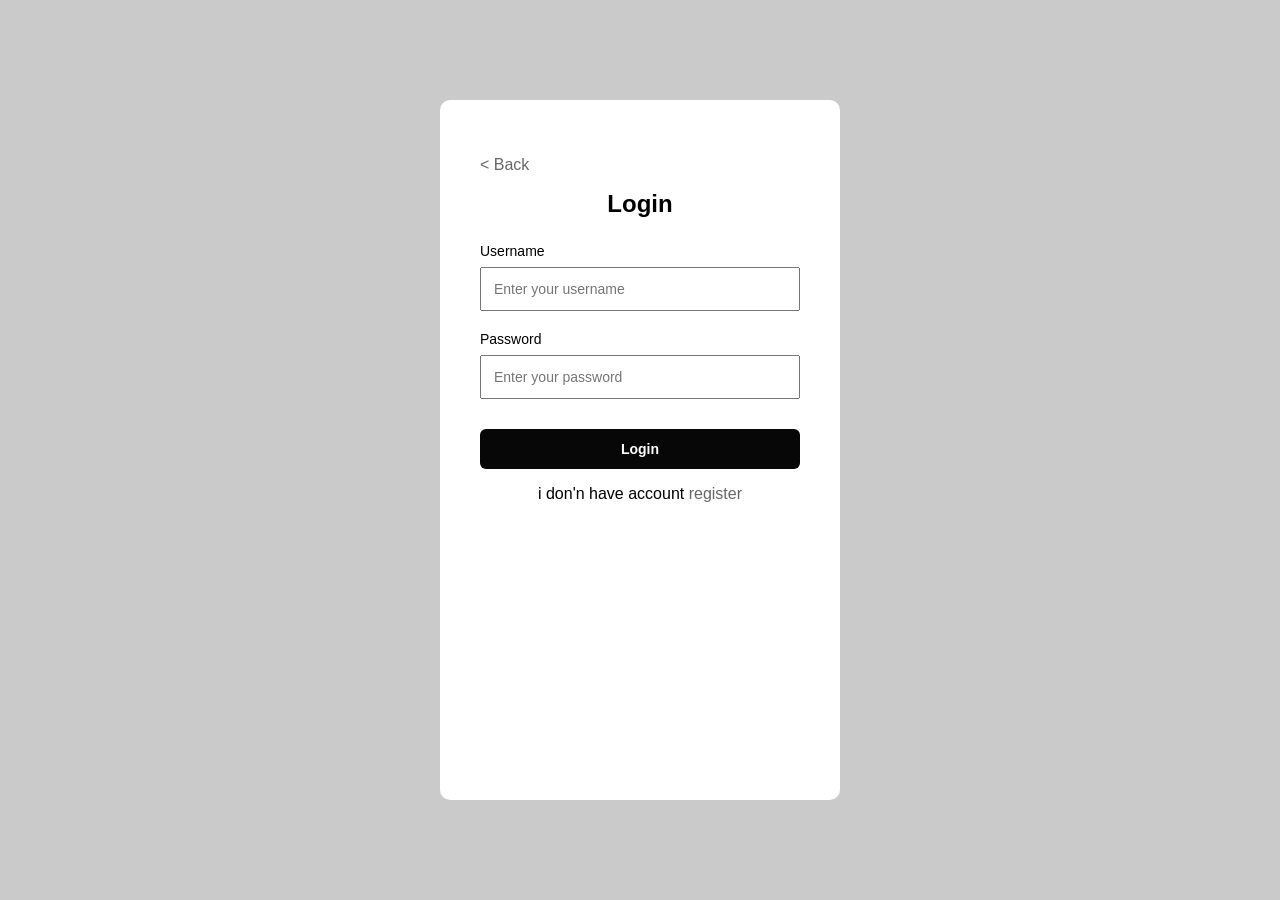
<file: templates/login.html>
<!DOCTYPE html>
<html lang="en">
<head>
    <meta charset="UTF-8">
    <meta name="viewport" content="width=device-width, initial-scale=1.0">
    <title>Login</title>
    <link rel="stylesheet" href="/css/login.css">
</head>
<body>
    <div class="login-card">
        <div class="back">
            <p><a href="/">< Back</a></p>
        </div>
        <h2>Login</h2>
        <form action="/login" method="post">
            <div class="input-info">
                <label for="username">Username</label>
                <input type="text" id="username" name="username" placeholder="Enter your username" required>
            </div>
            <div class="input-info">
                <label for="password">Password</label>
                <input type="password" id="password" name="password" placeholder="Enter your password" required>
            </div>
            <button type="submit" class="login-bt">Login</button>
        </form>
        <p>i don'n have account <a href="/register">register</a></p>
    </div>
</body>
</html>
</file>
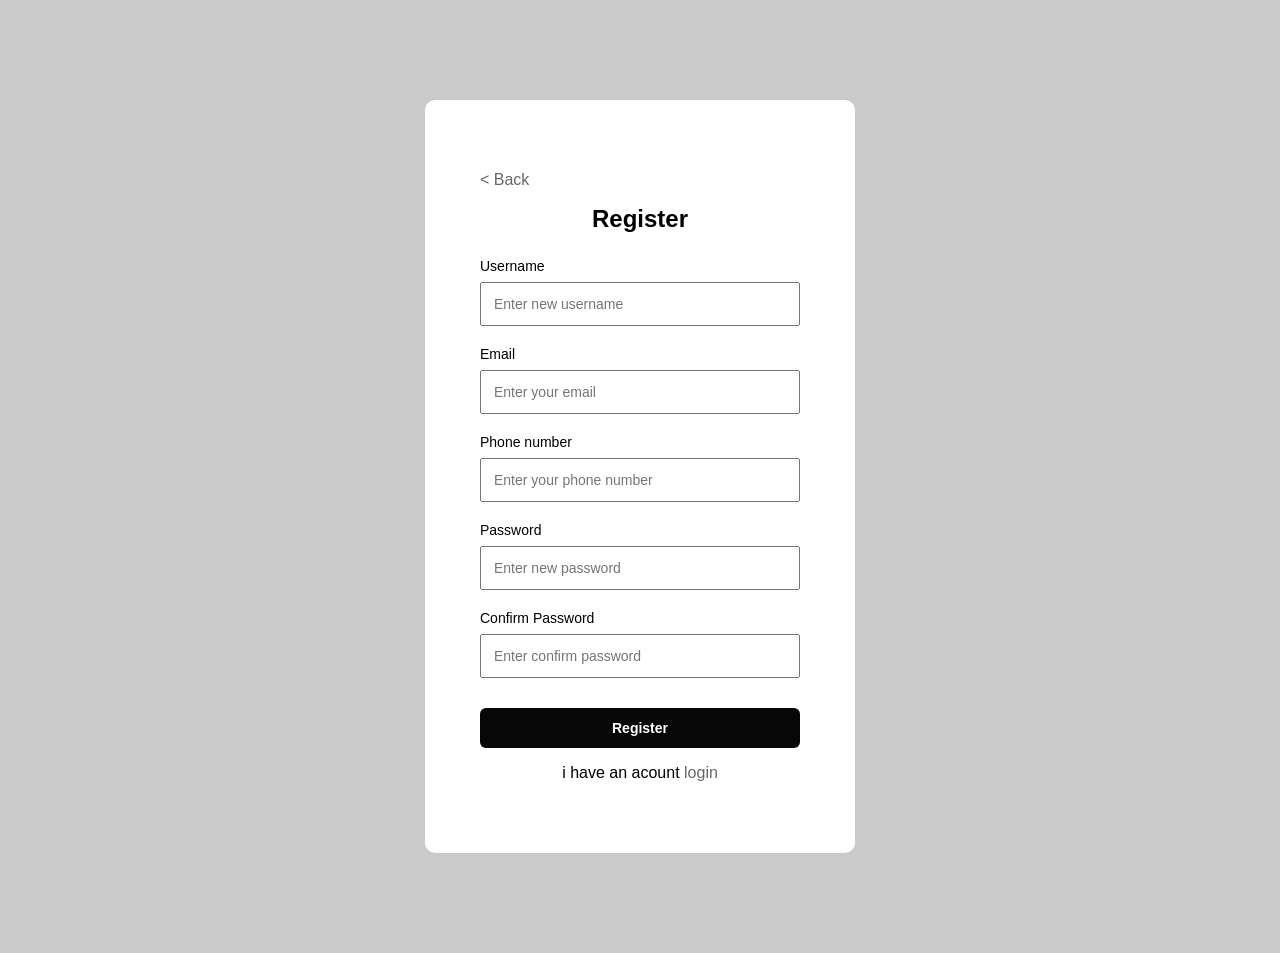
<file: templates/register.html>
<!DOCTYPE html>
<html lang="en">
<head>
    <meta charset="UTF-8">
    <meta name="viewport" content="width=device-width, initial-scale=1.0">
    <title>Register</title>
    <link rel="stylesheet" href="/css/register.css">
</head>
<body>
    <div class="register-card">
        <div class="back">
            <p><a href="/">< Back</a></p>
        </div>
        <h2>Register</h2>
        <form action="/register" method="post">
            <div class="input-info">
                <label for="username">Username</label>
                <input type="text" id="username" name="username" placeholder="Enter new username" required>
            </div>
            <div class="input-info">
                <label for="email">Email</label>
                <input type="email" id="email" name="email" placeholder="Enter your email" required>
            </div>
            <div class="input-info">
                <label for="phone-number">Phone number</label>
                <input type="text" id="phone-number" name="phone-number" placeholder="Enter your phone number" required>
            </div>
            <div class="input-info">
                <label for="password">Password</label>
                <input type="password" id="password" name="username" placeholder="Enter new password" required>
            </div>
            <div class="input-info">
                <label for="confirm-password">Confirm Password</label>
                <input type="password" id="confirm-password" name="confirm-username" placeholder="Enter confirm password" required>
            </div>
            <button type="submit" class="register-bt">Register</button>
        </form>
        <p>i have an acount <a href="/login">login</a></p>
    </div>
</body>
</html>
</file>
<file: css/login.css>
body{
    background-color: rgb(202, 202, 202);
    font-family: 'Segoe UI', Tahoma, Geneva, Verdana, sans-serif;
    text-align: center;
    justify-content: center;
    display: flex;
    margin: 0;
    height: 100vh;
}

.login-card{
    background-color: white;
    padding: 40px;
    width: 100%;
    max-width: 320px;
    margin: 100px auto;
    text-align: center;
    border-radius: 10px;
}

.login-card h2{
    margin-top: 0;
    margin-bottom: 25px;
}

.back p{
    text-align: left;
    font-size: 16px;
}

.input-info{
    margin-bottom: 20px;
    text-align: left;
}

.input-info label{
    display: block;
    margin-bottom: 8px;
    font-size: 14px;
}

.input-info input{
    width: 100%;
    padding: 12px;
    box-sizing: border-box;
    font-size: 14px;
}

.input-info input:focus{
    outline: none;
    border-color: #858585;
}

.login-bt{
    width: 100%;
    padding: 12px;
    margin-top: 10px;
    background-color: #070707;
    color: #ffff;
    border: none;
    border-radius: 6px;
    font-size: 14px;
    font-weight: bold;
    cursor: pointer;
    transition: background-color 0.3s;
}

.login-bt:hover{
    background-color: #3f3f3f;
}

p a{
    text-decoration: none;
    color: #666666;
}

p a:hover{
    text-decoration: underline;
}
</file>
<file: css/register.css>
body{
    background-color: rgb(202, 202, 202);
    font-family: Arial, sans-serif;
    text-align: center;
    margin: 0;
    padding: 0;
}

.register-card{
    background-color: white;
    width: 100%;
    max-width: 320px;
    margin: 100px auto;
    padding: 55px;
    text-align: center;
    border-radius: 10px;
}

.register-card h2{
    margin: 0;
    margin-bottom: 25px;
}

.back p{
    text-align: left;
    font-size: 16px;
}

.input-info{
    margin-bottom: 20px;
    text-align: left;
}

.input-info label{
    display: block;
    margin-bottom: 8px;
    font-size: 14px;
}

.input-info input{
    width: 100%;
    padding: 12px;
    box-sizing: border-box;
    font-size: 14px;
}

.input-info input:focus{
    outline: none;
    border-color: #858585;
}

.register-bt{
    width: 100%;
    padding: 12px;
    margin-top: 10px;
    background-color: #070707;
    color: #ffff;
    border: none;
    border-radius: 6px;
    font-size: 14px;
    font-weight: bold;
    cursor: pointer;
    transition: background-color 0.3s;
}

.register-bt:hover{
    background-color: #3f3f3f;
}

p a{
    text-decoration: none;
    color: #666666;
}

p a:hover{
    text-decoration: underline;
}
</file>
